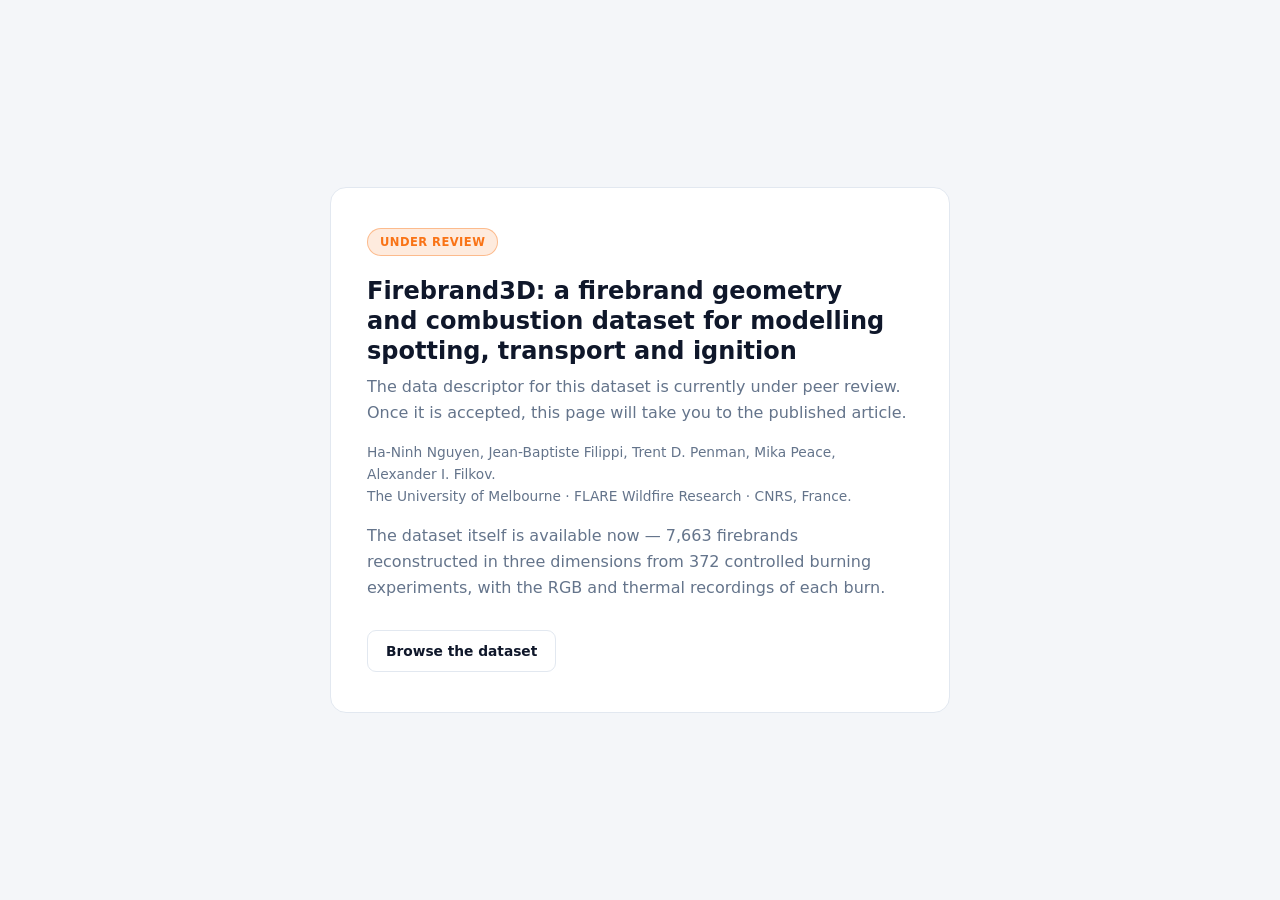
<file: paper.html>
<!DOCTYPE html>
<html lang="en">
<head>
<meta charset="utf-8">
<meta name="viewport" content="width=device-width, initial-scale=1">
<title>Firebrand3D — the paper</title>
<!--
  Placeholder while the data descriptor is under review. The URL is deliberately stable:
  when the paper is accepted, replace this file's content with a redirect to the journal,

      <meta http-equiv="refresh" content="0; url=https://doi.org/PUBLISHER-DOI">

  so that every existing link to /paper.html keeps working.
-->
<style>
  :root {
    --bg: #080b11; --card: #151c28; --line: #242f44;
    --ink: #f3f4f6; --dim: #9ca3af; --ember: #f97316;
  }
  @media (prefers-color-scheme: light) {
    :root { --bg: #f4f6f9; --card: #ffffff; --line: #e2e8f0; --ink: #0f172a; --dim: #64748b; }
  }
  * { box-sizing: border-box; margin: 0; padding: 0; }
  body {
    background: var(--bg); color: var(--ink);
    font-family: 'Plus Jakarta Sans', system-ui, -apple-system, sans-serif;
    line-height: 1.6; display: flex; align-items: center; justify-content: center;
    min-height: 100vh; padding: 24px;
  }
  .card {
    background: var(--card); border: 1px solid var(--line); border-radius: 16px;
    padding: 40px 36px; max-width: 620px; width: 100%;
  }
  h1 { font-size: 1.5rem; line-height: 1.25; margin-bottom: 8px; text-wrap: balance; }
  .status {
    display: inline-block; margin-bottom: 20px; padding: 4px 12px; border-radius: 999px;
    font-size: 0.72rem; font-weight: 700; letter-spacing: 0.04em; text-transform: uppercase;
    background: rgba(249, 115, 22, 0.14); color: var(--ember);
    border: 1px solid rgba(249, 115, 22, 0.4);
  }
  p { color: var(--dim); margin-bottom: 16px; max-width: 60ch; }
  .authors { font-size: 0.86rem; }
  a { color: var(--ember); }
  .back {
    display: inline-block; margin-top: 14px; padding: 9px 18px; border-radius: 9px;
    text-decoration: none; font-size: 0.86rem; font-weight: 600;
    border: 1px solid var(--line); color: var(--ink);
  }
  .back:hover { border-color: var(--ember); }
</style>
</head>
<body>
  <main class="card">
    <span class="status">Under review</span>
    <h1>Firebrand3D: a firebrand geometry and combustion dataset for modelling spotting, transport and ignition</h1>
    <p>
      The data descriptor for this dataset is currently under peer review. Once it is
      accepted, this page will take you to the published article.
    </p>
    <p class="authors">
      Ha-Ninh Nguyen, Jean-Baptiste Filippi, Trent D. Penman, Mika Peace, Alexander I. Filkov.<br>
      The University of Melbourne · FLARE Wildfire Research · CNRS, France.
    </p>
    <p>
      The dataset itself is available now — 7,663 firebrands reconstructed in three dimensions
      from 372 controlled burning experiments, with the RGB and thermal recordings of
      each burn.
    </p>
    <a class="back" href="./">Browse the dataset</a>
  </main>
</body>
</html>
</file>
